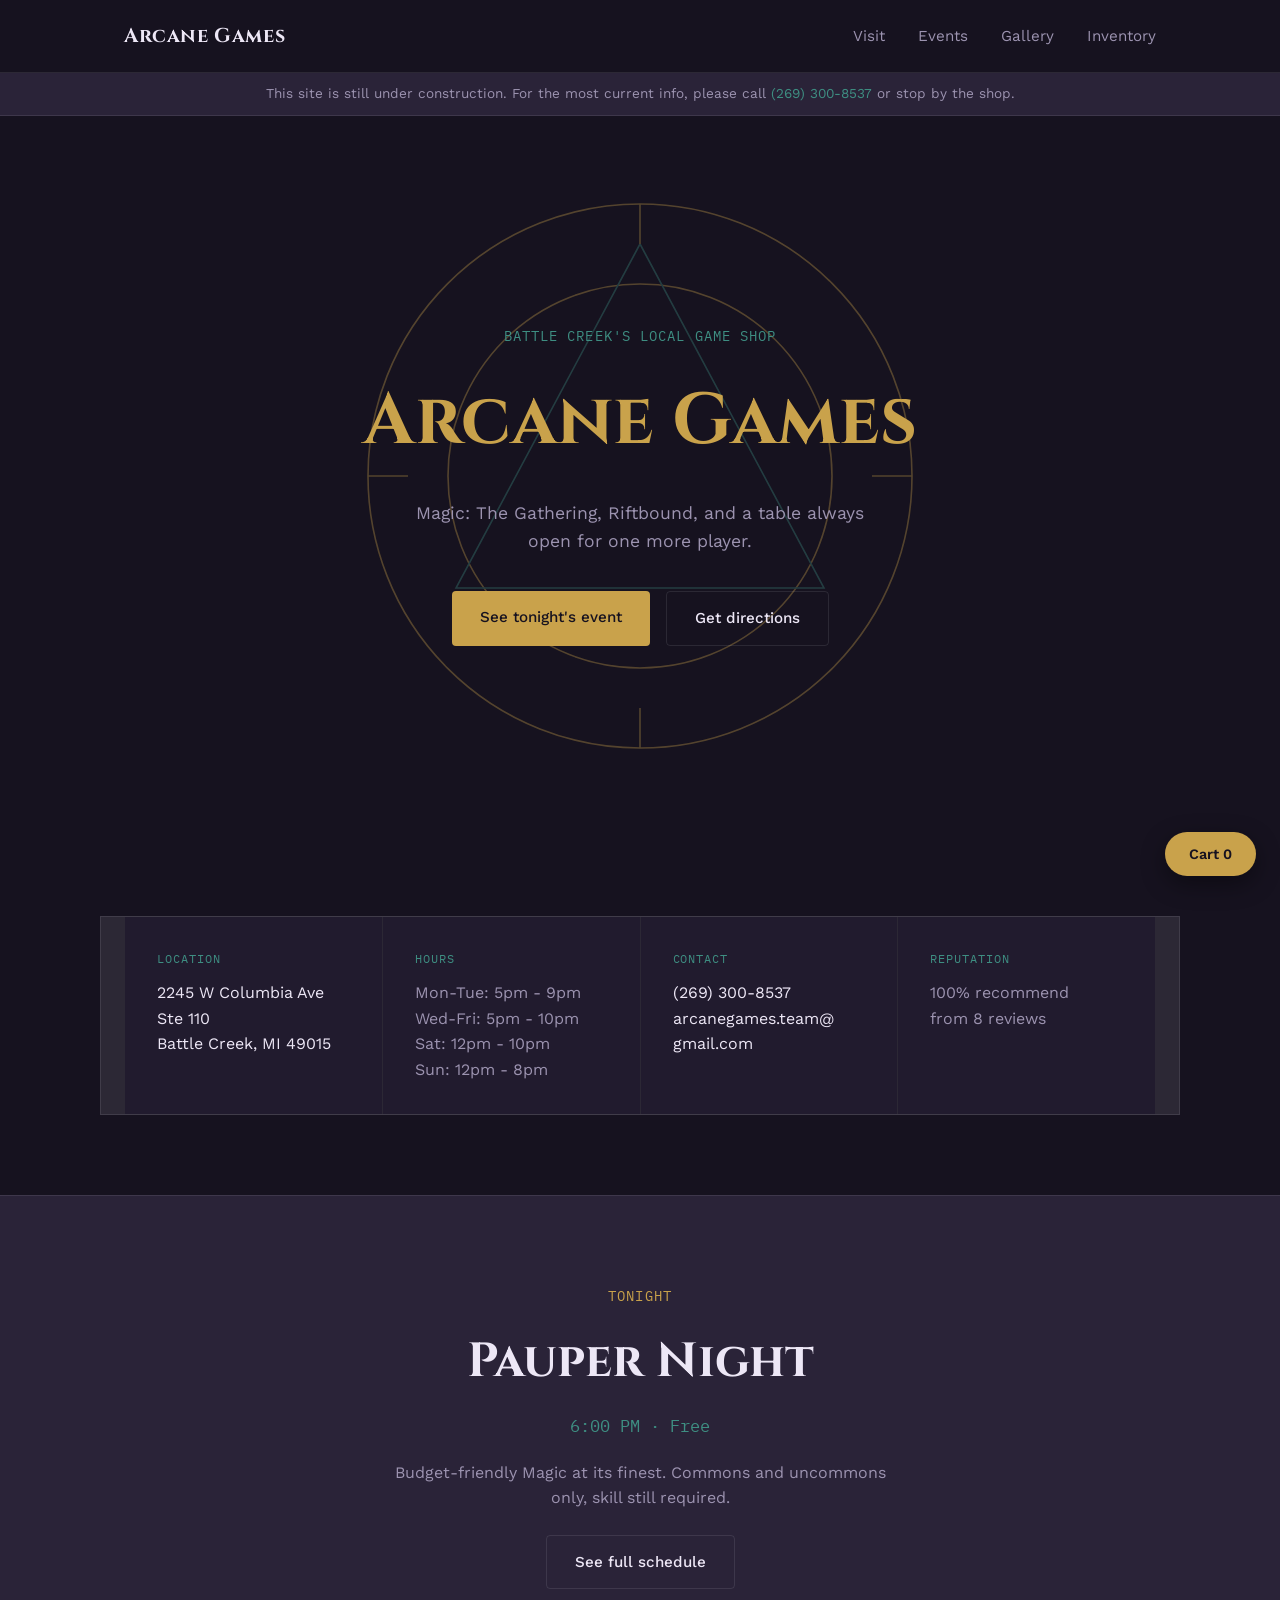
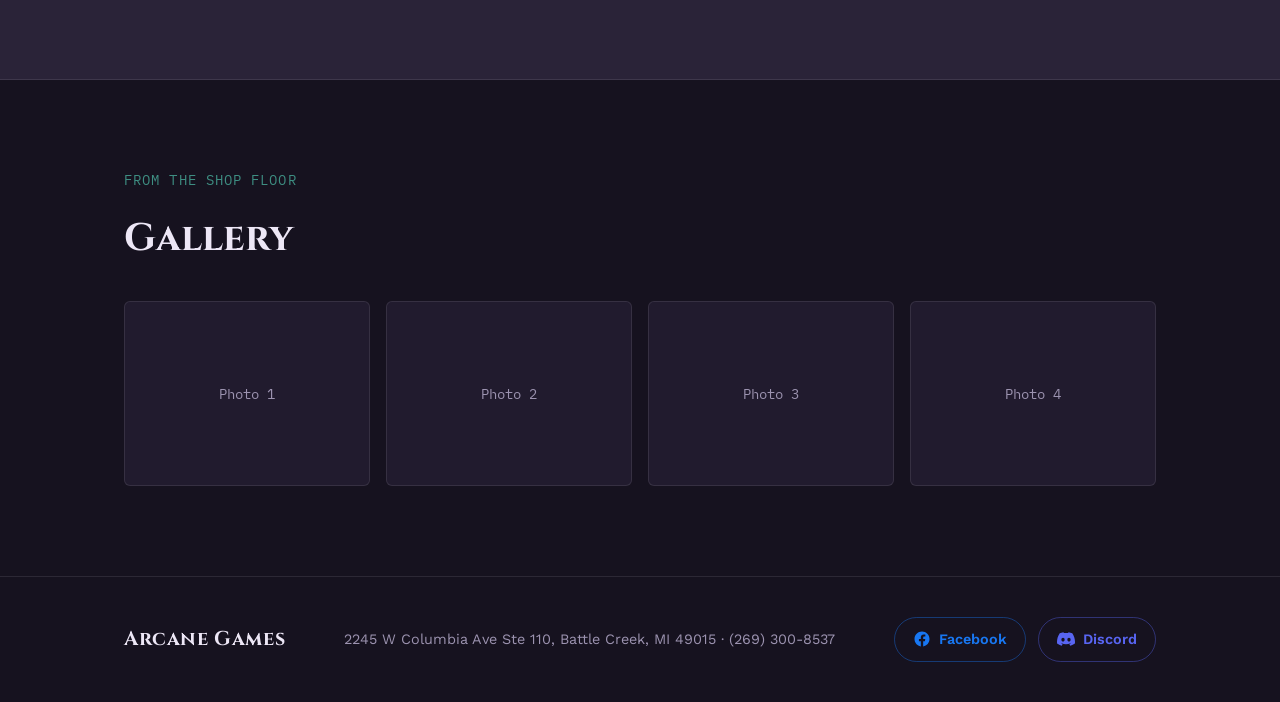
<file: index.html>
<!DOCTYPE html>
<html lang="en">
<head>
<meta charset="UTF-8">
<meta name="viewport" content="width=device-width, initial-scale=1.0">
<title>Arcane Games | Battle Creek, MI</title>
<meta property="og:title" content="Arcane Games | Battle Creek's Local Game Shop">
<meta property="og:description" content="Magic: The Gathering, Riftbound, and a table always open for one more player.">
<meta property="og:type" content="website">
<meta property="og:url" content="https://isaiahgdesigns.github.io/arcane-games-site/">
<link rel="icon" type="image/svg+xml" href="favicon.svg">
<link rel="stylesheet" href="style.css">
<link rel="preconnect" href="https://fonts.googleapis.com">
<link href="https://fonts.googleapis.com/css2?family=Cinzel:wght@500;700&family=Work+Sans:wght@400;500;600&family=IBM+Plex+Mono:wght@400;500&display=swap" rel="stylesheet">
</head>
<body>

  <header class="site-header">
    <div class="wrap header-inner">
      <span class="logo">Arcane Games</span>
      <button class="nav-toggle" id="navToggle" aria-label="Menu">☰</button>
      <nav class="nav-links" id="navLinks">
        <a href="#details">Visit</a>
        <a href="events.html">Events</a>
        <a href="#gallery">Gallery</a>
        <a href="inventory.html">Inventory</a>
      </nav>
    </div>
  </header>

  <div id="cartBanner" class="cart-banner" style="display: none;">
  <span id="cartBannerText"></span>
  <button id="viewCartBtn" class="view-cart-btn">View Cart</button>
</div>

<div id="expiryModal" class="expiry-modal" style="display: none;">
  <div class="expiry-modal-inner">
    <h3>Still there?</h3>
    <p>The cards in your cart are about to be released so others can buy them.</p>
    <p class="expiry-countdown"><span id="expiryCountdown">1:00</span> remaining</p>
    <div class="expiry-modal-actions">
      <button id="extendHoldBtn" class="btn btn-gold">Keep my cart</button>
      <button id="dismissExpiryBtn" class="btn btn-ghost">Release it</button>
    </div>
  </div>
</div>

<button id="floatingCartBtn" class="floating-cart-btn">
  Cart <span id="floatingCartCount">0</span>
</button>

<div id="cartPanel" class="cart-panel" style="display: none;">
  <div class="cart-panel-inner">
    <div class="cart-panel-header">
      <h3>Your Cart</h3>
      <button id="closeCartBtn" class="cart-panel-close">&times;</button>
    </div>
    <div id="cartItems" class="cart-items"></div>
    <div class="cart-panel-footer">
      <p id="cartTotal" class="cart-total"></p>
      <button id="checkoutBtn" class="btn btn-gold cart-checkout-btn" disabled>Checkout (coming soon)</button>
    </div>
  </div>
</div>

  <div class="construction-banner">
    This site is still under construction. For the most current info, please call <a href="tel:+12693008537">(269) 300-8537</a> or stop by the shop.
  </div>

  <section class="hero">
    <svg class="sigil" viewBox="0 0 400 400" aria-hidden="true">
      <circle class="sigil-ring ring-outer" cx="200" cy="200" r="170"/>
      <circle class="sigil-ring ring-inner" cx="200" cy="200" r="120"/>
      <polygon class="sigil-shape" points="200,55 315,270 85,270"/>
      <g class="sigil-ticks">
        <line x1="200" y1="30" x2="200" y2="55"/>
        <line x1="370" y1="200" x2="345" y2="200"/>
        <line x1="200" y1="370" x2="200" y2="345"/>
        <line x1="30" y1="200" x2="55" y2="200"/>
      </g>
    </svg>
    <div class="wrap hero-inner">
      <p class="eyebrow">Battle Creek's local game shop</p>
      <h1>Arcane Games</h1>
      <p class="hero-sub">Magic: The Gathering, Riftbound, and a table always open for one more player.</p>
      <div class="hero-actions">
        <a class="btn btn-gold" href="#events">See tonight's event</a>
        <a class="btn btn-ghost" href="#details">Get directions</a>
      </div>
    </div>
  </section>

  <section id="details" class="details">
    <div class="wrap details-grid">
      <div class="detail-card">
        <span class="label">Location</span>
        <p><a href="https://maps.google.com/?q=2245+W+Columbia+Ave+Ste+110+Battle+Creek+MI+49015" target="_blank" rel="noopener">2245 W Columbia Ave Ste 110<br>Battle Creek, MI 49015</a></p>
      </div>
      <div class="detail-card">
        <span class="label">Hours</span>
        <p>Mon-Tue: 5pm - 9pm<br>Wed-Fri: 5pm - 10pm<br>Sat: 12pm - 10pm<br>Sun: 12pm - 8pm</p>
      </div>
      <div class="detail-card">
        <span class="label">Contact</span>
        <p><a href="tel:+12693008537">(269) 300-8537</a><br>
        <a href="mailto:arcanegames.team@gmail.com">arcanegames.team@<wbr>gmail.com</a></p>
      </div>
      <div class="detail-card">
        <span class="label">Reputation</span>
        <p>100% recommend<br>from 8 reviews</p>
      </div>
    </div>
  </section>

  <section id="events" class="event-spotlight">
  <div class="wrap event-inner">
    <span class="eyebrow eyebrow-light" id="tonightLabel">Tonight</span>
    <h2 id="tonightName">Loading...</h2>
    <p class="event-time" id="tonightTime"></p>
    <p class="event-copy" id="tonightCopy"></p>
    <a href="events.html" class="btn btn-ghost" style="margin-top: 24px; display: inline-block;">See full schedule</a>
  </div>
</section>

  <section id="gallery" class="gallery">
    <div class="wrap">
      <span class="eyebrow">From the shop floor</span>
      <h2>Gallery</h2>
      <div class="gallery-grid">
        <!-- Replace these with real photos in an /images folder -->
        <div class="gallery-item placeholder">Photo 1</div>
        <div class="gallery-item placeholder">Photo 2</div>
        <div class="gallery-item placeholder">Photo 3</div>
        <div class="gallery-item placeholder">Photo 4</div>
      </div>
    </div>
  </section>

  <footer class="site-footer">
  <div class="wrap footer-inner">
    <span class="logo">Arcane Games</span>
    <p>2245 W Columbia Ave Ste 110, Battle Creek, MI 49015 · (269) 300-8537</p>
    <div class="social-links">
      <a href="https://www.facebook.com/ArcaneGamesLLC" target="_blank" rel="noopener" class="social-btn social-btn-facebook">
        <svg viewBox="0 0 24 24" width="18" height="18" fill="currentColor"><path d="M22 12c0-5.523-4.477-10-10-10S2 6.477 2 12c0 4.991 3.657 9.128 8.438 9.878v-6.987h-2.54V12h2.54V9.797c0-2.506 1.492-3.89 3.777-3.89 1.094 0 2.238.195 2.238.195v2.46h-1.26c-1.243 0-1.63.771-1.63 1.562V12h2.773l-.443 2.89h-2.33v6.988C18.343 21.128 22 16.991 22 12z"/></svg>
        Facebook
      </a>
      <a href="https://discord.gg/Nr4P8Qkdj" target="_blank" rel="noopener" class="social-btn social-btn-discord">
        <svg viewBox="0 0 24 24" width="18" height="18" fill="currentColor"><path d="M20.317 4.369a19.79 19.79 0 0 0-4.885-1.515.074.074 0 0 0-.079.037c-.21.375-.444.864-.608 1.25a18.27 18.27 0 0 0-5.487 0 12.64 12.64 0 0 0-.617-1.25.077.077 0 0 0-.079-.037A19.736 19.736 0 0 0 3.677 4.37a.07.07 0 0 0-.032.027C.533 9.046-.32 13.58.099 18.058a.082.082 0 0 0 .031.056 19.9 19.9 0 0 0 5.993 3.03.078.078 0 0 0 .084-.028 14.09 14.09 0 0 0 1.226-1.994.076.076 0 0 0-.041-.106 13.107 13.107 0 0 1-1.872-.892.077.077 0 0 1-.008-.128c.126-.094.252-.192.372-.291a.074.074 0 0 1 .077-.01c3.928 1.793 8.18 1.793 12.062 0a.073.073 0 0 1 .078.01c.12.099.246.198.373.292a.077.077 0 0 1-.006.127 12.3 12.3 0 0 1-1.873.892.076.076 0 0 0-.04.107c.36.698.772 1.363 1.225 1.993a.076.076 0 0 0 .084.029 19.84 19.84 0 0 0 6.002-3.03.077.077 0 0 0 .032-.055c.5-5.177-.838-9.674-3.549-13.66a.061.061 0 0 0-.031-.028zM8.02 15.33c-1.183 0-2.157-1.085-2.157-2.419 0-1.333.955-2.419 2.157-2.419 1.21 0 2.176 1.096 2.157 2.42 0 1.333-.955 2.418-2.157 2.418zm7.975 0c-1.183 0-2.157-1.085-2.157-2.419 0-1.333.955-2.419 2.157-2.419 1.21 0 2.176 1.096 2.157 2.42 0 1.333-.946 2.418-2.157 2.418z"/></svg>
        Discord
      </a>
    </div>
  </div>
</footer>

  <script src="script.js"></script>
</body>
</html>
</file>
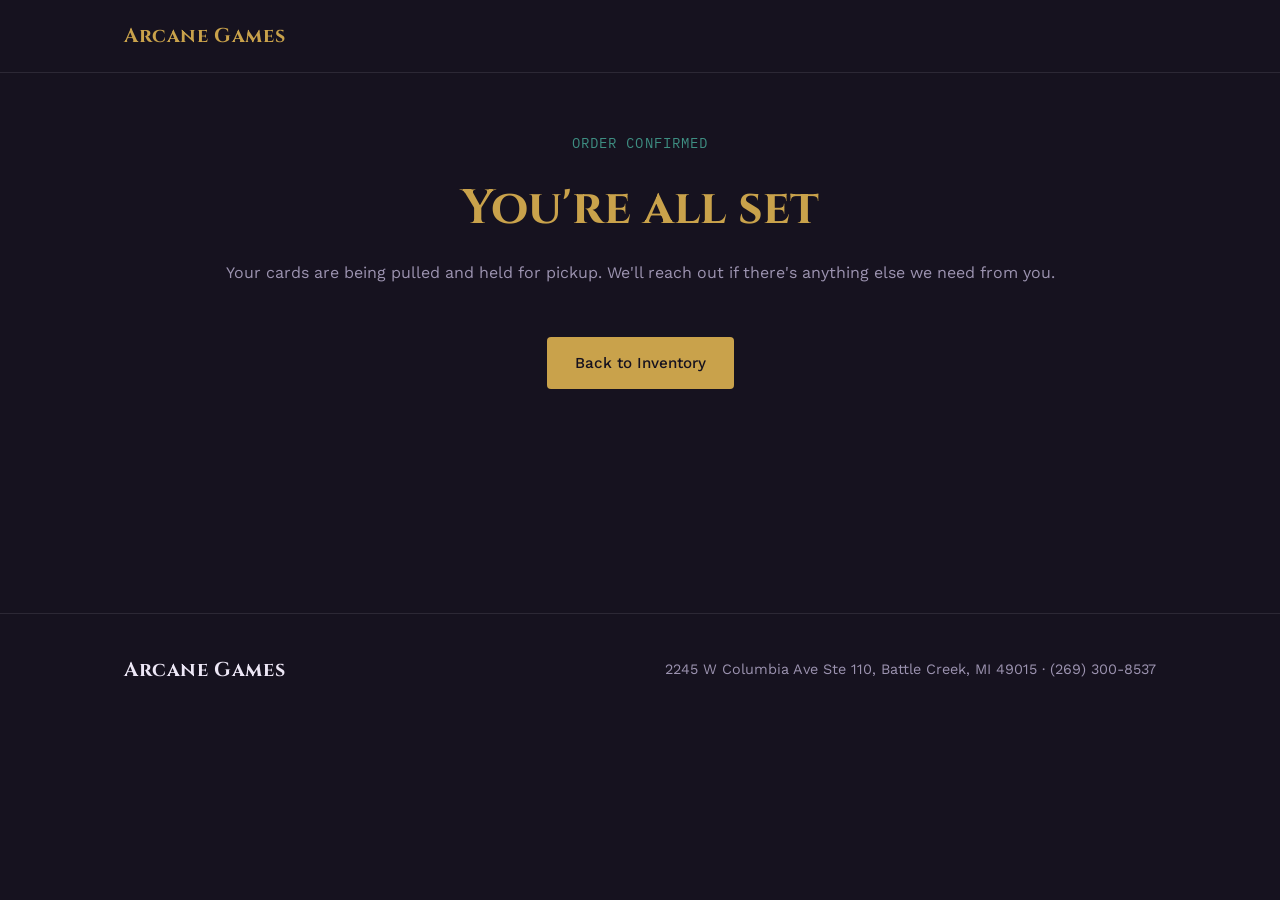
<file: checkout-success.html>
<!DOCTYPE html>
<html lang="en">
<head>
<meta charset="UTF-8">
<meta name="viewport" content="width=device-width, initial-scale=1.0">
<title>Order Confirmed | Arcane Games</title>
<link rel="icon" type="image/svg+xml" href="favicon.svg">
<link rel="stylesheet" href="style.css">
<link rel="preconnect" href="https://fonts.googleapis.com">
<link href="https://fonts.googleapis.com/css2?family=Cinzel:wght@500;700&family=Work+Sans:wght@400;500;600&family=IBM+Plex+Mono:wght@400;500&display=swap" rel="stylesheet">
</head>
<body>

  <header class="site-header">
    <div class="wrap header-inner">
      <a href="index.html" class="logo">Arcane Games</a>
    </div>
  </header>

  <section class="inventory-page">
    <div class="wrap" style="text-align:center;">
      <span class="eyebrow">Order confirmed</span>
      <h1 class="inventory-title">You're all set</h1>
      <p class="inventory-sub">Your cards are being pulled and held for pickup. We'll reach out if there's anything else we need from you.</p>
      <a class="btn btn-gold" href="inventory.html" style="display:inline-block; margin-top: 20px;">Back to Inventory</a>
    </div>
  </section>

  <footer class="site-footer">
    <div class="wrap footer-inner">
      <span class="logo">Arcane Games</span>
      <p>2245 W Columbia Ave Ste 110, Battle Creek, MI 49015 · (269) 300-8537</p>
    </div>
  </footer>

  <script>
    sessionStorage.removeItem('arcaneCart');
  </script>
</body>
</html>
</file>
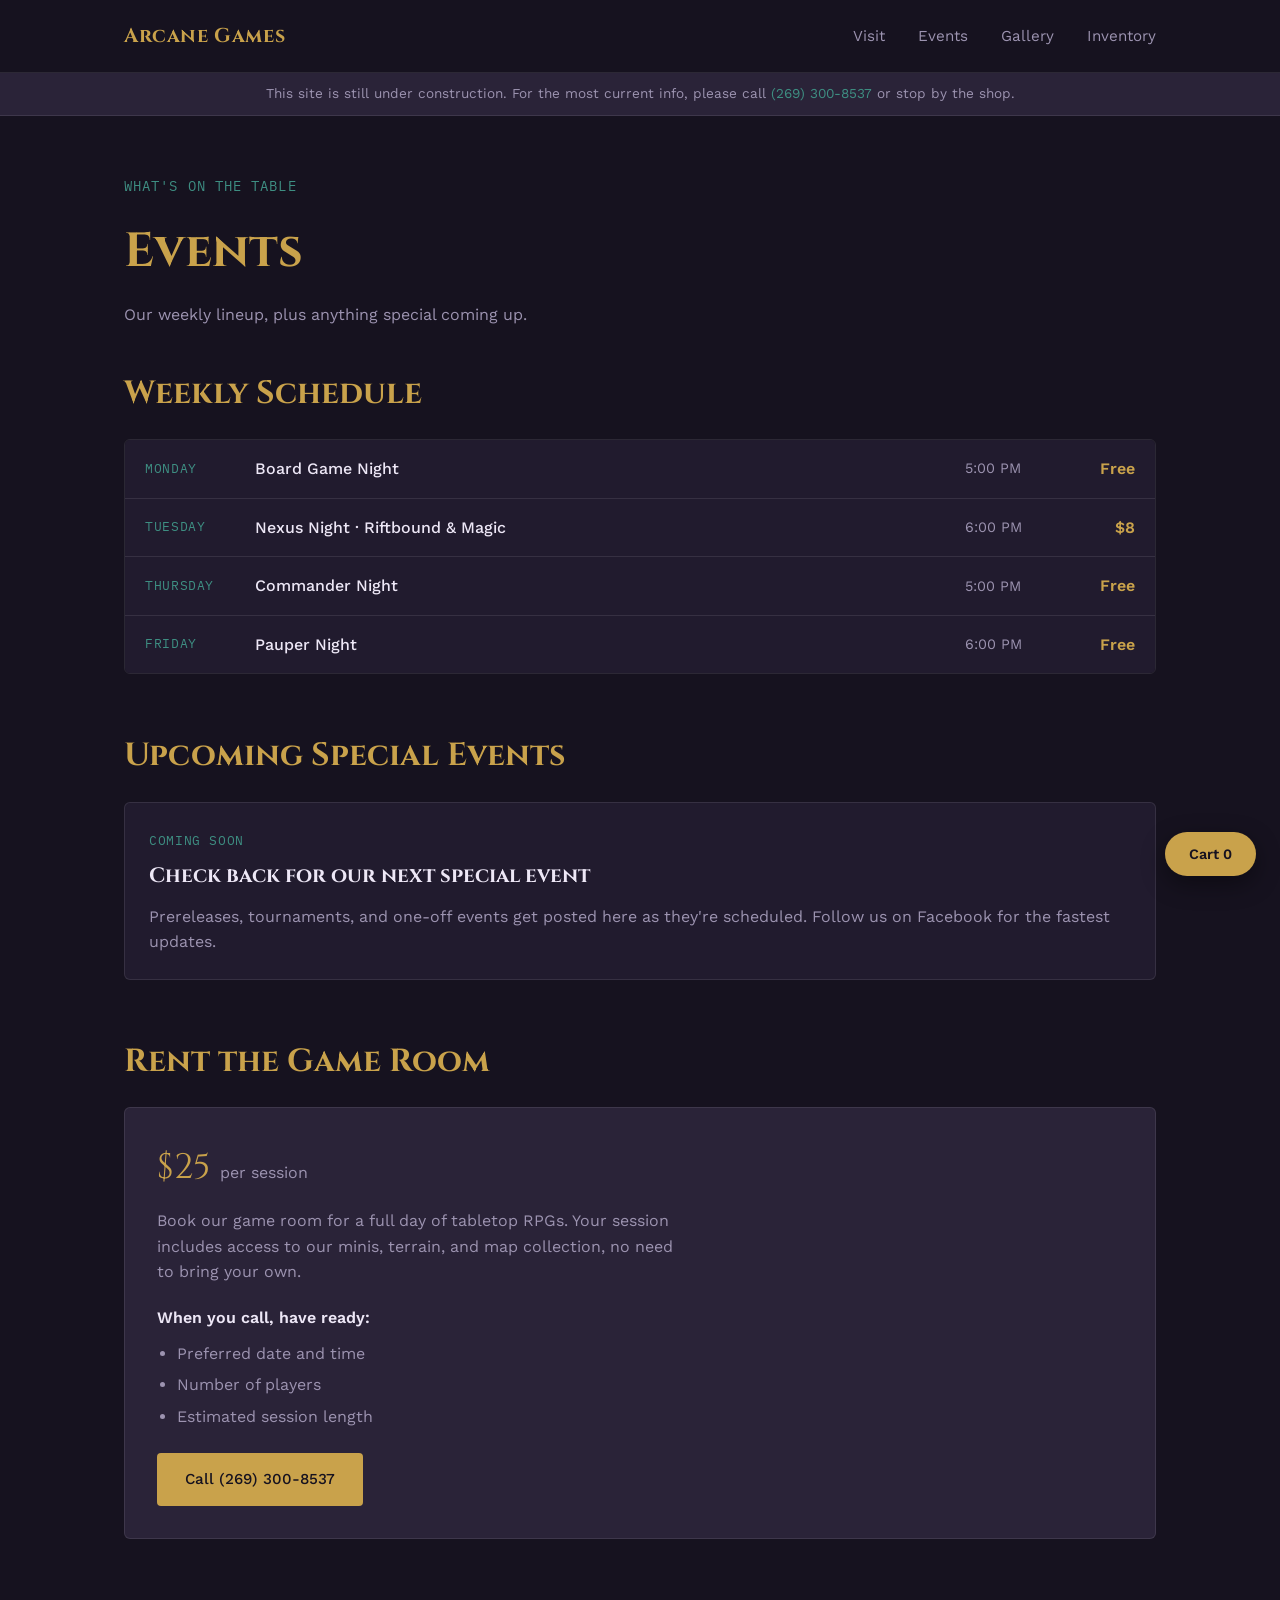
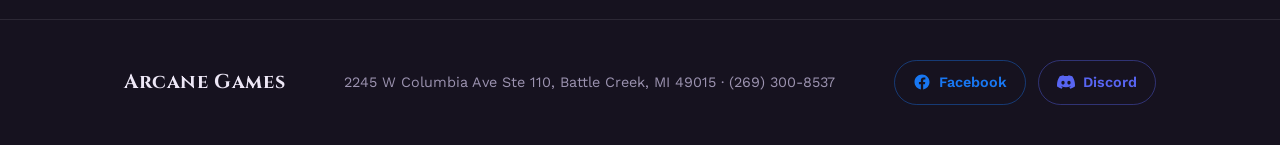
<file: events.html>
<!DOCTYPE html>
<html lang="en">
<head>
<meta charset="UTF-8">
<meta name="viewport" content="width=device-width, initial-scale=1.0">
<title>Events | Arcane Games</title>
<meta property="og:title" content="Events | Arcane Games">
<meta property="og:description" content="Weekly game nights, upcoming special events, and game room rentals at Arcane Games.">
<meta property="og:type" content="website">
<meta property="og:url" content="https://isaiahgdesigns.github.io/arcane-games-site/events.html">
<link rel="icon" type="image/svg+xml" href="favicon.svg">
<link rel="stylesheet" href="style.css">
<link rel="preconnect" href="https://fonts.googleapis.com">
<link href="https://fonts.googleapis.com/css2?family=Cinzel:wght@500;700&family=Work+Sans:wght@400;500;600&family=IBM+Plex+Mono:wght@400;500&display=swap" rel="stylesheet">
</head>
<body>

  <header class="site-header">
    <div class="wrap header-inner">
      <a href="index.html" class="logo">Arcane Games</a>
      <button class="nav-toggle" id="navToggle" aria-label="Menu">☰</button>
      <nav class="nav-links" id="navLinks">
        <a href="index.html#details">Visit</a>
        <a href="events.html">Events</a>
        <a href="index.html#gallery">Gallery</a>
        <a href="inventory.html">Inventory</a>
      </nav>
    </div>
  </header>

  <div id="cartBanner" class="cart-banner" style="display: none;">
  <span id="cartBannerText"></span>
  <button id="viewCartBtn" class="view-cart-btn">View Cart</button>
</div>

<div id="expiryModal" class="expiry-modal" style="display: none;">
  <div class="expiry-modal-inner">
    <h3>Still there?</h3>
    <p>The cards in your cart are about to be released so others can buy them.</p>
    <p class="expiry-countdown"><span id="expiryCountdown">1:00</span> remaining</p>
    <div class="expiry-modal-actions">
      <button id="extendHoldBtn" class="btn btn-gold">Keep my cart</button>
      <button id="dismissExpiryBtn" class="btn btn-ghost">Release it</button>
    </div>
  </div>
</div>

<button id="floatingCartBtn" class="floating-cart-btn">
  Cart <span id="floatingCartCount">0</span>
</button>

<div id="cartPanel" class="cart-panel" style="display: none;">
  <div class="cart-panel-inner">
    <div class="cart-panel-header">
      <h3>Your Cart</h3>
      <button id="closeCartBtn" class="cart-panel-close">&times;</button>
    </div>
    <div id="cartItems" class="cart-items"></div>
    <div class="cart-panel-footer">
      <p id="cartTotal" class="cart-total"></p>
      <button id="checkoutBtn" class="btn btn-gold cart-checkout-btn" disabled>Checkout (coming soon)</button>
    </div>
  </div>
</div>

  <div class="construction-banner">
    This site is still under construction. For the most current info, please call <a href="tel:+12693008537">(269) 300-8537</a> or stop by the shop.
  </div>

  <section class="events-page">
    <div class="wrap">
      <span class="eyebrow">What's on the table</span>
      <h1 class="inventory-title">Events</h1>
      <p class="inventory-sub">Our weekly lineup, plus anything special coming up.</p>

      <h2 class="section-heading">Weekly Schedule</h2>
      <div class="schedule-grid">
        <div class="schedule-row">
          <span class="schedule-day">Monday</span>
          <span class="schedule-name">Board Game Night</span>
          <span class="schedule-time">5:00 PM</span>
          <span class="schedule-fee">Free</span>
        </div>
        <div class="schedule-row">
          <span class="schedule-day">Tuesday</span>
          <span class="schedule-name">Nexus Night · Riftbound &amp; Magic</span>
          <span class="schedule-time">6:00 PM</span>
          <span class="schedule-fee">$8</span>
        </div>
        <div class="schedule-row">
          <span class="schedule-day">Thursday</span>
          <span class="schedule-name">Commander Night</span>
          <span class="schedule-time">5:00 PM</span>
          <span class="schedule-fee">Free</span>
        </div>
        <div class="schedule-row">
          <span class="schedule-day">Friday</span>
          <span class="schedule-name">Pauper Night</span>
          <span class="schedule-time">6:00 PM</span>
          <span class="schedule-fee">Free</span>
        </div>
      </div>

      <h2 class="section-heading">Upcoming Special Events</h2>
      <!-- Add/remove event-card blocks here as needed. Newest or soonest first. -->
      <div class="special-events">
        <div class="event-card">
          <span class="event-card-date">Coming Soon</span>
          <h3 class="event-card-name">Check back for our next special event</h3>
          <p class="event-card-copy">Prereleases, tournaments, and one-off events get posted here as they're scheduled. Follow us on Facebook for the fastest updates.</p>
        </div>
      </div>

      <h2 class="section-heading">Rent the Game Room</h2>
      <div class="rental-card">
        <p class="rental-price">$25 <span>per session</span></p>
        <p class="rental-copy">Book our game room for a full day of tabletop RPGs. Your session includes access to our minis, terrain, and map collection, no need to bring your own.</p>
        <p class="rental-subhead">When you call, have ready:</p>
        <ul class="rental-list">
          <li>Preferred date and time</li>
          <li>Number of players</li>
          <li>Estimated session length</li>
        </ul>
        <a class="btn btn-gold" href="tel:+12693008537">Call (269) 300-8537</a>
      </div>

    </div>
  </section>

  <footer class="site-footer">
  <div class="wrap footer-inner">
    <span class="logo">Arcane Games</span>
    <p>2245 W Columbia Ave Ste 110, Battle Creek, MI 49015 · (269) 300-8537</p>
    <div class="social-links">
      <a href="https://www.facebook.com/ArcaneGamesLLC" target="_blank" rel="noopener" class="social-btn social-btn-facebook">
        <svg viewBox="0 0 24 24" width="18" height="18" fill="currentColor"><path d="M22 12c0-5.523-4.477-10-10-10S2 6.477 2 12c0 4.991 3.657 9.128 8.438 9.878v-6.987h-2.54V12h2.54V9.797c0-2.506 1.492-3.89 3.777-3.89 1.094 0 2.238.195 2.238.195v2.46h-1.26c-1.243 0-1.63.771-1.63 1.562V12h2.773l-.443 2.89h-2.33v6.988C18.343 21.128 22 16.991 22 12z"/></svg>
        Facebook
      </a>
      <a href="https://discord.gg/Nr4P8Qkdj" target="_blank" rel="noopener" class="social-btn social-btn-discord">
        <svg viewBox="0 0 24 24" width="18" height="18" fill="currentColor"><path d="M20.317 4.369a19.79 19.79 0 0 0-4.885-1.515.074.074 0 0 0-.079.037c-.21.375-.444.864-.608 1.25a18.27 18.27 0 0 0-5.487 0 12.64 12.64 0 0 0-.617-1.25.077.077 0 0 0-.079-.037A19.736 19.736 0 0 0 3.677 4.37a.07.07 0 0 0-.032.027C.533 9.046-.32 13.58.099 18.058a.082.082 0 0 0 .031.056 19.9 19.9 0 0 0 5.993 3.03.078.078 0 0 0 .084-.028 14.09 14.09 0 0 0 1.226-1.994.076.076 0 0 0-.041-.106 13.107 13.107 0 0 1-1.872-.892.077.077 0 0 1-.008-.128c.126-.094.252-.192.372-.291a.074.074 0 0 1 .077-.01c3.928 1.793 8.18 1.793 12.062 0a.073.073 0 0 1 .078.01c.12.099.246.198.373.292a.077.077 0 0 1-.006.127 12.3 12.3 0 0 1-1.873.892.076.076 0 0 0-.04.107c.36.698.772 1.363 1.225 1.993a.076.076 0 0 0 .084.029 19.84 19.84 0 0 0 6.002-3.03.077.077 0 0 0 .032-.055c.5-5.177-.838-9.674-3.549-13.66a.061.061 0 0 0-.031-.028zM8.02 15.33c-1.183 0-2.157-1.085-2.157-2.419 0-1.333.955-2.419 2.157-2.419 1.21 0 2.176 1.096 2.157 2.42 0 1.333-.955 2.418-2.157 2.418zm7.975 0c-1.183 0-2.157-1.085-2.157-2.419 0-1.333.955-2.419 2.157-2.419 1.21 0 2.176 1.096 2.157 2.42 0 1.333-.946 2.418-2.157 2.418z"/></svg>
        Discord
      </a>
    </div>
  </div>
</footer>

  <script src="script.js"></script>
</body>
</html>
</file>
<file: style.css>
/* ==========================================================================
   1. Variables & Reset
   ========================================================================== */
:root {
  --bg: #16121f;
  --surface: #211b2e;
  --surface-alt: #2a2338;
  --gold: #c9a24b;
  --teal: #3e8e82;
  --text: #ede7f6;
  --text-muted: #9c93b0;
  --border: rgba(237, 231, 246, 0.1);

  --font-display: 'Cinzel', serif;
  --font-body: 'Work Sans', sans-serif;
  --font-mono: 'IBM Plex Mono', monospace;
}

* { box-sizing: border-box; margin: 0; padding: 0; }

body {
  background: var(--bg);
  color: var(--text);
  font-family: var(--font-body);
  line-height: 1.6;
}

/* Pushes content down when the cart hold banner is showing, so it doesn't overlap the header */
body.cart-banner-active {
  padding-top: 44px;
}

a { color: var(--gold); text-decoration: none; }
a:hover { text-decoration: underline; }

.wrap {
  max-width: 1080px;
  margin: 0 auto;
  padding: 0 24px;
}


/* ==========================================================================
   2. Site-wide Banners (construction notice, inventory preview mode)
   ========================================================================== */
.construction-banner {
  background: var(--surface-alt);
  border-bottom: 1px solid var(--border);
  text-align: center;
  padding: 10px 20px;
  font-size: 0.85rem;
  color: var(--text-muted);
}
.construction-banner a {
  color: var(--teal);
}

.preview-banner {
  background: rgba(201, 162, 75, 0.15);
  border: 1px solid var(--gold);
  border-radius: 6px;
  padding: 16px 20px;
  color: var(--text);
  font-size: 0.95rem;
  margin-bottom: 32px;
}
.preview-banner strong {
  color: var(--gold);
  text-transform: uppercase;
  letter-spacing: 0.03em;
  font-size: 0.85rem;
}


/* ==========================================================================
   3. Header & Navigation
   ========================================================================== */
.site-header {
  padding: 20px 0;
  border-bottom: 1px solid var(--border);
}
.header-inner {
  display: flex;
  justify-content: space-between;
  align-items: center;
}
.logo {
  font-family: var(--font-display);
  font-weight: 700;
  font-size: 1.25rem;
  letter-spacing: 0.03em;
}
.nav-links a {
  color: var(--text-muted);
  margin-left: 28px;
  font-size: 0.95rem;
}
.nav-links a:hover { color: var(--gold); }

.nav-toggle {
  display: none;
  background: none;
  border: none;
  color: var(--gold);
  font-size: 1.5rem;
  cursor: pointer;
}


/* ==========================================================================
   4. Buttons (shared across pages)
   ========================================================================== */
.btn {
  display: inline-block;
  padding: 14px 28px;
  border-radius: 4px;
  font-weight: 500;
  font-size: 0.95rem;
}
.btn-gold {
  background: var(--gold);
  color: var(--bg);
}
.btn-gold:hover { background: #d9b562; text-decoration: none; }
.btn-ghost {
  border: 1px solid var(--border);
  color: var(--text);
}
.btn-ghost:hover { border-color: var(--gold); color: var(--gold); text-decoration: none; }


/* ==========================================================================
   5. Homepage — Hero
   ========================================================================== */
.hero {
  position: relative;
  overflow: hidden;
  padding: 120px 0 100px;
  min-height: 720px;
  display: flex;
  align-items: center;
  justify-content: center;
  text-align: center;
}
.sigil {
  position: absolute;
  top: 50%;
  left: 50%;
  width: 640px;
  height: 640px;
  transform: translate(-50%, -50%);
  opacity: 0;
  pointer-events: none;
}
.sigil-ring, .sigil-shape, .sigil-ticks line {
  fill: none;
  stroke: var(--gold);
  stroke-width: 1;
}
.sigil-shape { stroke: var(--teal); }

body.loaded .sigil {
  animation: sigil-fade-in 1.8s ease-out forwards;
}
.ring-outer {
  stroke-dasharray: 1070;
  stroke-dashoffset: 1070;
}
.ring-inner {
  stroke-dasharray: 754;
  stroke-dashoffset: 754;
}
.sigil-shape {
  stroke-dasharray: 720;
  stroke-dashoffset: 720;
}
body.loaded .ring-outer {
  animation: sigil-draw 1.6s ease-out 0.2s forwards;
}
body.loaded .ring-inner {
  animation: sigil-draw 1.6s ease-out 0.5s forwards;
}
body.loaded .sigil-shape {
  animation: sigil-draw 1.4s ease-out 0.8s forwards;
}

@keyframes sigil-fade-in {
  to { opacity: 0.35; }
}
@keyframes sigil-draw {
  to { stroke-dashoffset: 0; }
}

@media (prefers-reduced-motion: reduce) {
  .sigil { opacity: 0.25; }
  .ring-outer, .ring-inner, .sigil-shape { stroke-dashoffset: 0; }
  body.loaded .sigil,
  body.loaded .ring-outer,
  body.loaded .ring-inner,
  body.loaded .sigil-shape {
    animation: none;
  }
}

.hero-inner { position: relative; z-index: 1; }
.eyebrow {
  display: block;
  font-family: var(--font-mono);
  font-size: 0.85rem;
  letter-spacing: 0.08em;
  text-transform: uppercase;
  color: var(--teal);
  margin-bottom: 16px;
}
.hero h1 {
  font-family: var(--font-display);
  font-size: clamp(2.5rem, 6vw, 4.5rem);
  font-weight: 700;
  color: var(--gold);
  margin-bottom: 20px;
}
.hero-sub {
  max-width: 480px;
  margin: 0 auto 36px;
  color: var(--text-muted);
  font-size: 1.1rem;
}
.hero-actions {
  display: flex;
  gap: 16px;
  justify-content: center;
  flex-wrap: wrap;
}


/* ==========================================================================
   6. Homepage — Details Grid (Location / Hours / Contact / Reputation)
   ========================================================================== */
.details { padding: 80px 0; }
.details-grid {
  display: grid;
  grid-template-columns: repeat(auto-fit, minmax(220px, 1fr));
  gap: 1px;
  background: var(--border);
  border: 1px solid var(--border);
}
.detail-card {
  background: var(--surface);
  padding: 32px;
}
.detail-card .label {
  display: block;
  font-family: var(--font-mono);
  font-size: 0.75rem;
  letter-spacing: 0.08em;
  text-transform: uppercase;
  color: var(--teal);
  margin-bottom: 12px;
}
.detail-card p {
  color: var(--text-muted);
  overflow-wrap: break-word;
}
.detail-card a { color: var(--text); }


/* ==========================================================================
   7. Homepage — Tonight's Event Spotlight
   ========================================================================== */
.event-spotlight {
  background: var(--surface-alt);
  padding: 90px 0;
  text-align: center;
  border-top: 1px solid var(--border);
  border-bottom: 1px solid var(--border);
}
.eyebrow-light { color: var(--gold); }
.event-spotlight h2 {
  font-family: var(--font-display);
  font-size: clamp(2rem, 4vw, 3rem);
  margin-bottom: 12px;
}
.event-time {
  font-family: var(--font-mono);
  color: var(--teal);
  margin-bottom: 20px;
  font-size: 1.05rem;
}
.event-copy {
  max-width: 520px;
  margin: 0 auto;
  color: var(--text-muted);
}


/* ==========================================================================
   8. Homepage — Gallery
   ========================================================================== */
.gallery { padding: 90px 0; }
.gallery h2 {
  font-family: var(--font-display);
  font-size: clamp(1.8rem, 3vw, 2.5rem);
  margin: 8px 0 32px;
}
.gallery-grid {
  display: grid;
  grid-template-columns: repeat(auto-fit, minmax(220px, 1fr));
  gap: 16px;
}
.gallery-item {
  aspect-ratio: 4/3;
  background: var(--surface);
  border: 1px solid var(--border);
  border-radius: 6px;
  display: flex;
  align-items: center;
  justify-content: center;
  color: var(--text-muted);
  font-family: var(--font-mono);
  font-size: 0.9rem;
  background-size: cover;
  background-position: center;
}


/* ==========================================================================
   9. Footer & Social Links
   ========================================================================== */
.site-footer {
  border-top: 1px solid var(--border);
  padding: 40px 0;
}
.footer-inner {
  display: flex;
  justify-content: space-between;
  align-items: center;
  flex-wrap: wrap;
  gap: 12px;
}
.footer-inner p {
  color: var(--text-muted);
  font-size: 0.9rem;
}
.facebook-link {
  color: var(--teal);
  font-size: 0.9rem;
}

.social-links {
  display: flex;
  gap: 12px;
  flex-wrap: wrap;
}
.social-btn {
  display: flex;
  align-items: center;
  gap: 8px;
  padding: 10px 18px;
  border-radius: 999px;
  font-size: 0.9rem;
  font-weight: 600;
  border: 1px solid var(--border);
  transition: border-color 0.2s, color 0.2s;
}
.social-btn:hover {
  text-decoration: none;
}
.social-btn-facebook {
  color: #1877F2;
  border-color: rgba(24, 119, 242, 0.4);
}
.social-btn-facebook:hover {
  border-color: #1877F2;
  background: rgba(24, 119, 242, 0.08);
}
.social-btn-discord {
  color: #5865F2;
  border-color: rgba(88, 101, 242, 0.4);
}
.social-btn-discord:hover {
  border-color: #5865F2;
  background: rgba(88, 101, 242, 0.08);
}


/* ==========================================================================
   10. Events Page
   ========================================================================== */
.events-page {
  padding: 60px 0 80px;
}
.section-heading {
  font-family: var(--font-display);
  font-size: clamp(1.5rem, 3vw, 2rem);
  color: var(--gold);
  margin: 56px 0 20px;
}
.events-page > .wrap > .section-heading:first-of-type {
  margin-top: 40px;
}

/* Weekly schedule table */
.schedule-grid {
  border: 1px solid var(--border);
  border-radius: 6px;
  overflow: hidden;
}
.schedule-row {
  display: grid;
  grid-template-columns: 110px 1fr 100px 70px;
  align-items: center;
  padding: 16px 20px;
  background: var(--surface);
  border-bottom: 1px solid var(--border);
}
.schedule-row:last-child { border-bottom: none; }
.schedule-day {
  font-family: var(--font-mono);
  font-size: 0.8rem;
  letter-spacing: 0.05em;
  text-transform: uppercase;
  color: var(--teal);
}
.schedule-name {
  color: var(--text);
  font-weight: 500;
}
.schedule-time {
  color: var(--text-muted);
  font-size: 0.9rem;
}
.schedule-fee {
  color: var(--gold);
  font-weight: 600;
  text-align: right;
}

/* Special (upcoming) events */
.special-events {
  display: grid;
  gap: 16px;
}
.event-card {
  background: var(--surface);
  border: 1px solid var(--border);
  border-radius: 6px;
  padding: 24px;
}
.event-card-date {
  font-family: var(--font-mono);
  font-size: 0.8rem;
  letter-spacing: 0.05em;
  text-transform: uppercase;
  color: var(--teal);
}
.event-card-name {
  font-family: var(--font-display);
  font-size: 1.3rem;
  color: var(--text);
  margin: 8px 0 10px;
}
.event-card-copy {
  color: var(--text-muted);
}

/* Game room rental card */
.rental-card {
  background: var(--surface-alt);
  border: 1px solid var(--border);
  border-radius: 6px;
  padding: 32px;
}
.rental-price {
  font-family: var(--font-display);
  font-size: 2.2rem;
  color: var(--gold);
  margin-bottom: 12px;
}
.rental-price span {
  font-family: var(--font-body);
  font-size: 1rem;
  color: var(--text-muted);
  font-weight: 400;
}
.rental-copy {
  color: var(--text-muted);
  margin-bottom: 20px;
  max-width: 520px;
}
.rental-subhead {
  color: var(--text);
  font-weight: 600;
  margin-bottom: 10px;
}
.rental-list {
  color: var(--text-muted);
  margin: 0 0 24px 20px;
}
.rental-list li { margin-bottom: 6px; }


/* ==========================================================================
   11. Inventory Page — Search Controls & Toggle
   ========================================================================== */
.inventory-page {
  padding: 60px 0 80px;
  min-height: 60vh;
}
.inventory-title {
  font-family: var(--font-display);
  font-size: clamp(2rem, 4vw, 3rem);
  color: var(--gold);
  margin: 8px 0 12px;
}
.inventory-sub {
  color: var(--text-muted);
  margin-bottom: 32px;
}
.inventory-note {
  color: var(--gold);
  font-style: italic;
  font-size: 0.9rem;
  margin-top: -8px;
  margin-bottom: 28px;
  max-width: 560px;
}
.inventory-note a { color: var(--teal); }

.inventory-toggle {
  display: flex;
  gap: 12px;
  margin-bottom: 28px;
}
.toggle-btn {
  padding: 10px 20px;
  background: transparent;
  border: 1px solid var(--border);
  border-radius: 4px;
  color: var(--text-muted);
  font-family: var(--font-body);
  font-size: 0.9rem;
  cursor: pointer;
}
.toggle-btn.active {
  background: var(--gold);
  border-color: var(--gold);
  color: var(--bg);
  font-weight: 600;
}

.inventory-controls {
  display: flex;
  gap: 12px;
  flex-wrap: wrap;
  margin-bottom: 28px;
}
.inventory-search {
  flex: 1 1 260px;
  padding: 12px 16px;
  background: var(--surface);
  border: 1px solid var(--border);
  border-radius: 4px;
  color: var(--text);
  font-family: var(--font-body);
  font-size: 0.95rem;
}
.inventory-search::placeholder { color: var(--text-muted); }

.inventory-select {
  padding: 12px 16px;
  background: var(--surface);
  border: 1px solid var(--border);
  border-radius: 4px;
  color: var(--text);
  font-family: var(--font-body);
  font-size: 0.95rem;
}

.inventory-status {
  color: var(--text-muted);
  font-family: var(--font-mono);
  font-size: 0.9rem;
  margin-bottom: 20px;
}


/* ==========================================================================
   12. Inventory Page — Card Grid & Tiles
   ========================================================================== */
.inventory-grid {
  display: grid;
  grid-template-columns: repeat(auto-fill, minmax(240px, 1fr));
  gap: 16px;
}
.card-tile {
  background: var(--surface);
  border: 1px solid var(--border);
  border-radius: 6px;
  overflow: hidden;
}
.card-image {
  width: 100%;
  aspect-ratio: 5/7;
  object-fit: cover;
  display: block;
  background: var(--surface-alt);
  cursor: zoom-in;
}
.card-image-placeholder {
  aspect-ratio: auto;
  height: 100px;
  width: 100%;
  display: flex;
  align-items: center;
  justify-content: center;
  color: var(--text-muted);
  font-family: var(--font-mono);
  font-size: 0.85rem;
  background: var(--surface-alt);
}
.card-info {
  padding: 16px;
}
.card-tile .card-name {
  font-weight: 600;
  color: var(--text);
  margin-bottom: 6px;
}
.card-tile .card-set {
  font-family: var(--font-mono);
  font-size: 0.8rem;
  color: var(--teal);
  text-transform: uppercase;
  letter-spacing: 0.05em;
  margin-bottom: 10px;
}
.card-tile .card-meta {
  display: flex;
  justify-content: space-between;
  align-items: center;
  color: var(--text-muted);
  font-size: 0.9rem;
}
.card-tile .card-price {
  color: var(--gold);
  font-weight: 600;
}


/* ==========================================================================
   13. Cart / Hold System (Add to Cart button, sticky countdown banner)
   ========================================================================== */
.add-to-cart-btn {
  width: 100%;
  margin-top: 10px;
  padding: 8px 12px;
  border-radius: 4px;
  border: 1px solid var(--gold);
  background: transparent;
  color: var(--gold);
  font-family: var(--font-body);
  font-size: 0.85rem;
  font-weight: 600;
  cursor: pointer;
}
.add-to-cart-btn:hover {
  background: var(--gold);
  color: var(--bg);
}
.add-to-cart-btn:disabled {
  opacity: 0.5;
  cursor: not-allowed;
}
.add-to-cart-btn.in-cart {
  background: var(--teal);
  border-color: var(--teal);
  color: var(--bg);
}

.cart-banner {
  position: fixed;
  top: 0;
  left: 0;
  right: 0;
  background: var(--gold);
  color: var(--bg);
  text-align: center;
  padding: 12px 20px;
  font-weight: 600;
  font-size: 0.9rem;
  z-index: 2000;
}

.floating-cart-btn {
  position: fixed;
  bottom: 24px;
  right: 24px;
  z-index: 1900;
  background: var(--gold);
  color: var(--bg);
  border: none;
  border-radius: 999px;
  padding: 14px 24px;
  font-family: var(--font-body);
  font-weight: 600;
  font-size: 0.9rem;
  cursor: pointer;
  box-shadow: 0 8px 24px rgba(0, 0, 0, 0.4);
}
.floating-cart-btn:hover {
  background: #d9b562;
}

/* Quantity stepper (card tiles and cart panel) */
.qty-stepper {
  display: flex;
  align-items: center;
  gap: 8px;
  margin-top: 10px;
}
.qty-btn {
  width: 32px;
  height: 32px;
  flex-shrink: 0;
  border-radius: 4px;
  border: 1px solid var(--teal);
  background: transparent;
  color: var(--teal);
  font-size: 1rem;
  font-weight: 600;
  line-height: 1;
  cursor: pointer;
}
.qty-btn:hover:not(:disabled) {
  background: var(--teal);
  color: var(--bg);
}
.qty-btn:disabled {
  opacity: 0.35;
  cursor: not-allowed;
}
.qty-count {
  flex: 1;
  text-align: center;
  font-family: var(--font-mono);
  font-size: 0.9rem;
  color: var(--text);
}

.qty-input {
  flex: 1;
  min-width: 0;
  text-align: center;
  padding: 6px 4px;
  background: var(--surface-alt);
  border: 1px solid var(--border);
  border-radius: 4px;
  color: var(--text);
  font-family: var(--font-mono);
  font-size: 0.9rem;
}
.qty-input:focus {
  outline: none;
  border-color: var(--teal);
}
/* Hide the browser's own up/down arrows */
.qty-input::-webkit-outer-spin-button,
.qty-input::-webkit-inner-spin-button {
  -webkit-appearance: none;
  margin: 0;
}
.qty-input {
  -moz-appearance: textfield;
  appearance: textfield;
}

.cart-item-line {
  display: flex;
  justify-content: space-between;
  align-items: center;
  gap: 12px;
  margin-top: 8px;
}
.cart-item-subtotal {
  color: var(--gold);
  font-size: 0.85rem;
  font-family: var(--font-mono);
}
.cart-total {
  color: var(--text);
  font-size: 1rem;
  font-weight: 600;
  margin-bottom: 12px;
}
.cart-total span {
  color: var(--gold);
}
.cart-total-count {
  display: block;
  color: var(--text-muted);
  font-size: 0.8rem;
  font-weight: 400;
  margin-top: 2px;
}

.cart-item-qty {
  display: flex;
  align-items: center;
  gap: 6px;
}
.cart-item-qty .qty-btn {
  width: 26px;
  height: 26px;
  font-size: 0.85rem;
}

/* Expiry warning */
.expiry-modal {
  position: fixed;
  inset: 0;
  background: rgba(0, 0, 0, 0.75);
  z-index: 2500;
  display: flex;
  align-items: center;
  justify-content: center;
  padding: 24px;
}
.expiry-modal-inner {
  background: var(--surface);
  border: 1px solid var(--gold);
  border-radius: 8px;
  padding: 32px;
  max-width: 420px;
  text-align: center;
}
.expiry-modal-inner h3 {
  font-family: var(--font-display);
  color: var(--gold);
  font-size: 1.4rem;
  margin-bottom: 12px;
}
.expiry-modal-inner p {
  color: var(--text-muted);
  margin-bottom: 12px;
}
.expiry-countdown {
  font-family: var(--font-mono);
  color: var(--teal);
  font-size: 1.1rem;
}
.expiry-modal-actions {
  display: flex;
  gap: 12px;
  justify-content: center;
  margin-top: 20px;
  flex-wrap: wrap;
}

.view-cart-btn {
  background: var(--bg);
  color: var(--gold);
  border: none;
  border-radius: 4px;
  padding: 6px 14px;
  font-size: 0.8rem;
  font-weight: 600;
  cursor: pointer;
  margin-left: 12px;
}

.cart-panel {
  position: fixed;
  top: 0;
  right: 0;
  bottom: 0;
  width: min(400px, 100%);
  background: var(--surface);
  border-left: 1px solid var(--border);
  z-index: 2100;
  display: flex;
  flex-direction: column;
  box-shadow: -20px 0 60px rgba(0, 0, 0, 0.4);
}
.cart-panel-inner {
  display: flex;
  flex-direction: column;
  height: 100%;
  padding: 20px;
}
.cart-panel-header {
  display: flex;
  justify-content: space-between;
  align-items: center;
  margin-bottom: 20px;
}
.cart-panel-header h3 {
  font-family: var(--font-display);
  color: var(--gold);
  font-size: 1.3rem;
}
.cart-panel-close {
  background: none;
  border: none;
  color: var(--text-muted);
  font-size: 1.5rem;
  cursor: pointer;
  line-height: 1;
}
.cart-items {
  flex: 1;
  overflow-y: auto;
  display: flex;
  flex-direction: column;
  gap: 12px;
}
.cart-item {
  display: flex;
  justify-content: space-between;
  align-items: flex-start;
  gap: 12px;
  background: var(--surface-alt);
  border-radius: 6px;
  padding: 12px 14px;
}
.cart-item-remove {
  flex-shrink: 0;
  margin-top: 2px;
}
.cart-item-name {
  color: var(--text);
  font-size: 0.9rem;
}
.cart-item-timer {
  color: var(--teal);
  font-family: var(--font-mono);
  font-size: 0.8rem;
  display: block;
  margin-top: 4px;
}
.cart-item-remove {
  background: none;
  border: 1px solid var(--border);
  color: var(--text-muted);
  border-radius: 4px;
  padding: 4px 10px;
  font-size: 0.8rem;
  cursor: pointer;
}
.cart-item-remove:hover {
  border-color: var(--gold);
  color: var(--gold);
}
.cart-panel-footer {
  border-top: 1px solid var(--border);
  padding-top: 16px;
  margin-top: 16px;
}
.cart-total {
  color: var(--text-muted);
  font-size: 0.85rem;
  margin-bottom: 12px;
}
.cart-checkout-btn {
  width: 100%;
  text-align: center;
  opacity: 0.6;
  cursor: not-allowed;
}

/* ==========================================================================
   14. Lightbox (click-to-enlarge card images)
   ========================================================================== */
.lightbox {
  display: none;
  position: fixed;
  top: 0;
  left: 0;
  width: 100%;
  height: 100%;
  background: rgba(0, 0, 0, 0.85);
  z-index: 1000;
  align-items: center;
  justify-content: center;
  cursor: zoom-out;
}
.lightbox.active {
  display: flex;
}
.lightbox img {
  max-width: 90vw;
  max-height: 90vh;
  border-radius: 10px;
  box-shadow: 0 20px 60px rgba(0, 0, 0, 0.5);
}


/* ==========================================================================
   15. Mobile (max-width: 640px)
   ========================================================================== */
@media (max-width: 640px) {
  .footer-inner { flex-direction: column; text-align: center; }

  .schedule-row {
    grid-template-columns: 1fr;
    gap: 4px;
  }
  .schedule-fee { text-align: left; }

  .nav-toggle {
    display: block;
  }
  .nav-links {
    display: none;
    position: absolute;
    top: 100%;
    left: 0;
    right: 0;
    background: var(--surface);
    border-top: 1px solid var(--border);
    flex-direction: column;
    padding: 16px 24px;
    gap: 16px;
  }
  .nav-links.open {
    display: flex;
  }
  .header-inner {
    position: relative;
    z-index: 100;
  }
}
</file>
